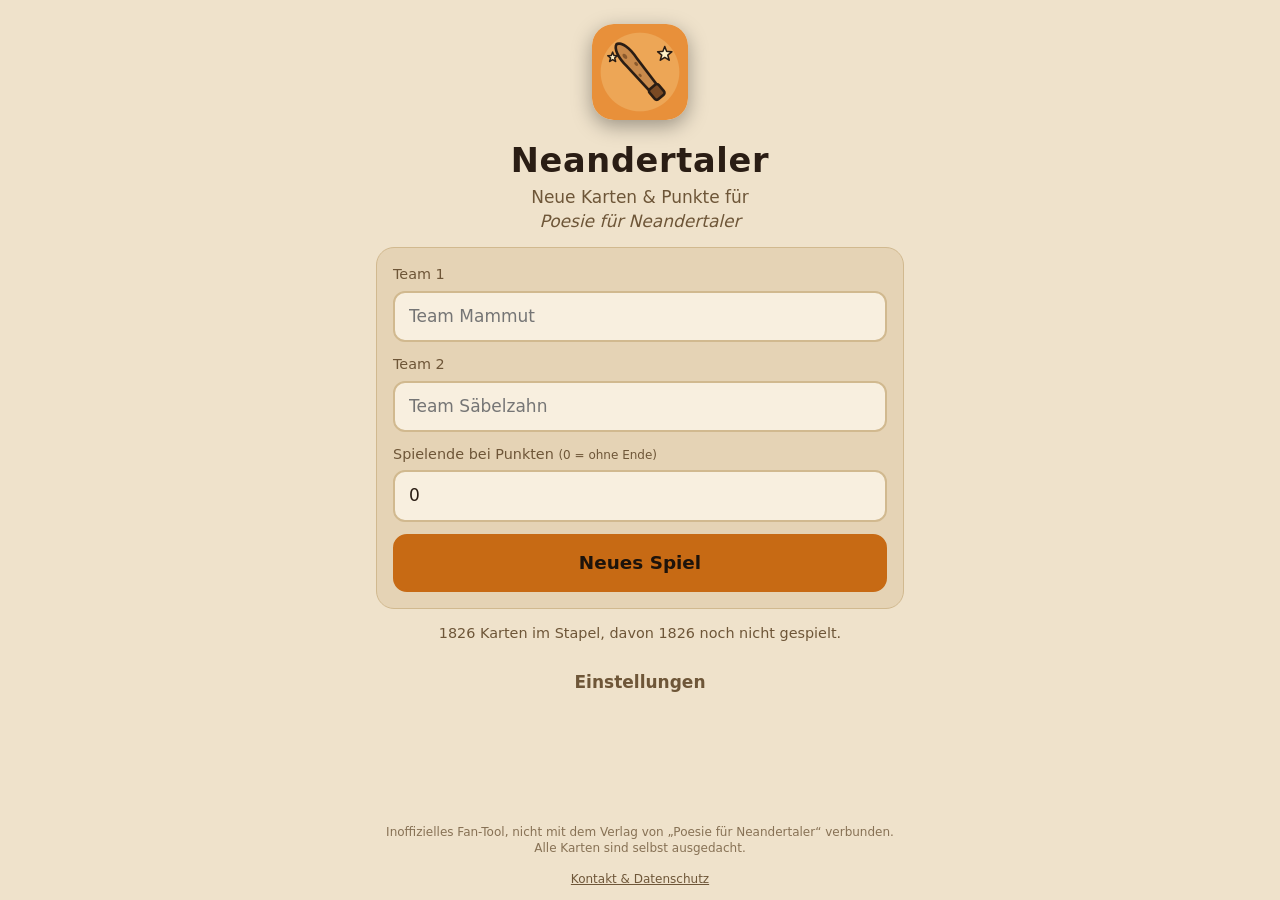
<file: index.html>
<!DOCTYPE html>
<html lang="de">
<head>
<meta charset="utf-8">
<meta name="viewport" content="width=device-width, initial-scale=1, viewport-fit=cover">
<title>Neandertaler</title>
<meta name="robots" content="noindex, nofollow">
<meta name="description" content="Zusatzkarten, Rundentimer und Punktezähler für „Poesie für Neandertaler“ – offlinefähige PWA.">
<meta name="theme-color" content="#2a1d14">
<meta name="apple-mobile-web-app-capable" content="yes">
<meta name="mobile-web-app-capable" content="yes">
<meta name="apple-mobile-web-app-status-bar-style" content="black-translucent">
<meta name="apple-mobile-web-app-title" content="Neandertaler">
<link rel="manifest" href="manifest.webmanifest">
<link rel="icon" href="icons/icon-192.png" sizes="192x192">
<link rel="apple-touch-icon" href="icons/apple-touch-icon.png">
<link rel="stylesheet" href="css/style.css">
</head>
<body>

<!-- Start: Teams benennen, Spiel beginnen oder fortsetzen -->
<section id="viewSetup" class="view">
  <header class="hero">
    <img src="icons/icon-192.png" alt="" class="hero-icon" width="96" height="96">
    <h1>Neandertaler</h1>
    <p class="sub">Neue Karten &amp; Punkte für<br><em>Poesie für Neandertaler</em></p>
  </header>

  <form id="setupForm" class="panel" autocomplete="off">
    <label class="field">
      <span>Team 1</span>
      <input id="team0" maxlength="24" placeholder="Team Mammut">
    </label>
    <label class="field">
      <span>Team 2</span>
      <input id="team1" maxlength="24" placeholder="Team Säbelzahn">
    </label>
    <label class="field">
      <span>Spielende bei Punkten <small>(0 = ohne Ende)</small></span>
      <input id="target" type="number" inputmode="numeric" min="0" max="999" step="1" value="0">
    </label>
    <button type="submit" class="btn btn-primary btn-big">Neues Spiel</button>
    <button type="button" id="btnResume" class="btn btn-big" hidden>Spiel fortsetzen</button>
  </form>

  <p class="deck-info" id="deckInfo">Karten werden geladen …</p>
  <button type="button" class="btn btn-ghost" data-open-settings>Einstellungen</button>

  <p class="disclaimer">Inoffizielles Fan-Tool, nicht mit dem Verlag von
    „Poesie für Neandertaler“ verbunden. Alle Karten sind selbst ausgedacht.</p>
  <p class="legal-links"><a href="kontakt.html">Kontakt &amp; Datenschutz</a></p>
</section>

<!-- Spiel -->
<section id="viewGame" class="view" hidden>
  <header class="scoreboard">
    <button type="button" class="team" id="score0" data-team="0">
      <span class="team-name"></span><span class="team-score">0</span>
    </button>
    <button type="button" class="team" id="score1" data-team="1">
      <span class="team-name"></span><span class="team-score">0</span>
    </button>
  </header>

  <div class="timer" id="timer">
    <div class="timer-bar"><div class="timer-fill" id="timerFill"></div></div>
    <output class="timer-text" id="timerText">1:30</output>
  </div>

  <!-- Vor dem Zug -->
  <div class="stage" id="stageReady">
    <p class="turn-label">Zug <span id="turnNo">1</span></p>
    <h2 class="up-next"><span id="readyTeam"></span> ist dran</h2>
    <p class="hint">Nur die Poetin oder der Poet schaut aufs Handy.<br>
      Das andere Team hält die Keule bereit.</p>
    <button type="button" class="btn btn-primary btn-huge" id="btnStartTurn">Zug starten</button>
  </div>

  <!-- Während des Zugs -->
  <div class="stage" id="stagePlay" hidden>
    <article class="card" id="card">
      <div class="card-row card-one">
        <span class="pts">1</span><span class="word" id="cardOne"></span>
      </div>
      <div class="card-row card-three">
        <span class="pts">3</span><span class="word" id="cardThree"></span>
      </div>
      <span class="card-cat" id="cardCat"></span>
    </article>

    <div class="actions">
      <button type="button" class="btn btn-ok" id="btnOne">+1<small>Wort</small></button>
      <button type="button" class="btn btn-ok btn-three" id="btnThree">+3<small>Begriff</small></button>
      <button type="button" class="btn btn-bonk" id="btnBonk">Bonk!<small id="bonkHint">−1</small></button>
      <button type="button" class="btn" id="btnSkip">Überspringen<small id="skipHint">−1</small></button>
    </div>
    <div class="subactions">
      <button type="button" class="btn btn-ghost" id="btnUndo">↶ Rückgängig</button>
      <button type="button" class="btn btn-ghost" id="btnPause">❚❚ Pause</button>
    </div>
  </div>

  <!-- Pause -->
  <div class="stage" id="stagePause" hidden>
    <h2 class="up-next">Pause</h2>
    <p class="hint">Die Karte ist verdeckt.</p>
    <button type="button" class="btn btn-primary btn-huge" id="btnResumeTurn">Weiter</button>
    <button type="button" class="btn btn-ghost" id="btnEndTurn">Zug jetzt beenden</button>
  </div>

  <!-- Nach dem Zug -->
  <div class="stage" id="stageSummary" hidden>
    <h2 class="up-next">Zeit um!</h2>
    <p class="turn-points" id="turnPoints"></p>
    <ul class="summary" id="summaryList"></ul>
    <button type="button" class="btn btn-primary btn-huge" id="btnNextTeam">Nächstes Team</button>
    <button type="button" class="btn btn-ghost" id="btnUndoSummary">↶ Letzte Karte korrigieren</button>
  </div>

  <!-- Spielende -->
  <div class="stage" id="stageOver" hidden>
    <p class="turn-label">Spielende</p>
    <h2 class="up-next" id="winner"></h2>
    <p class="final" id="finalScore"></p>
    <button type="button" class="btn btn-primary btn-huge" id="btnNewGame">Neues Spiel</button>
    <button type="button" class="btn btn-ghost" id="btnContinue">Doch weiterspielen</button>
  </div>

  <footer class="gamebar">
    <button type="button" class="btn btn-ghost" id="btnMenu">☰ Menü</button>
    <span class="deck-left" id="deckLeft"></span>
    <button type="button" class="btn btn-ghost" data-open-settings>⚙</button>
  </footer>
</section>

<!-- Punkte korrigieren -->
<dialog id="dlgScore" class="sheet">
  <form method="dialog">
    <h3 id="dlgScoreTitle">Punkte</h3>
    <div class="adjust">
      <button type="button" class="btn btn-round" data-delta="-1">−1</button>
      <output id="dlgScoreValue" class="adjust-value">0</output>
      <button type="button" class="btn btn-round" data-delta="1">+1</button>
    </div>
    <button class="btn btn-primary">Fertig</button>
  </form>
</dialog>

<!-- Menü -->
<dialog id="dlgMenu" class="sheet">
  <form method="dialog">
    <h3>Menü</h3>
    <button type="button" class="btn" id="menuSwitch">Anderes Team ist dran</button>
    <button type="button" class="btn" id="menuFinish">Spiel beenden &amp; Sieger zeigen</button>
    <button type="button" class="btn" id="menuHome">Zum Startbildschirm</button>
    <button class="btn btn-ghost">Schließen</button>
  </form>
</dialog>

<!-- Einstellungen -->
<dialog id="dlgSettings" class="sheet">
  <form method="dialog" id="settingsForm">
    <h3>Einstellungen</h3>

    <label class="field">
      <span>Zeit pro Zug: <output id="timerOut">90</output> s</span>
      <input type="range" id="setTimer" min="30" max="180" step="10" value="90">
    </label>

    <fieldset class="field">
      <legend>Bonk &amp; Überspringen</legend>
      <label class="radio"><input type="radio" name="penalty" value="minus" checked> −1 fürs aktive Team</label>
      <label class="radio"><input type="radio" name="penalty" value="other"> +1 fürs andere Team</label>
      <label class="radio"><input type="radio" name="penalty" value="none"> keine Wertung</label>
    </fieldset>

    <label class="radio switch"><input type="checkbox" id="setSound" checked> Ton &amp; Vibration am Zugende</label>

    <fieldset class="field">
      <legend>Kategorien</legend>
      <div id="catList" class="cats"></div>
    </fieldset>

    <button type="button" class="btn" id="btnResetSeen">Gespielte Karten zurücksetzen</button>
    <p class="small" id="seenInfo"></p>

    <button class="btn btn-primary">Fertig</button>
    <p class="small version">Version <span id="appVersion"></span></p>
  </form>
</dialog>

<div class="toast" id="toast" hidden><span id="toastText"></span><button type="button" id="toastAction" class="btn btn-ghost" hidden></button></div>

<script src="js/deck.js"></script>
<script src="js/app.js"></script>
</body>
</html>
</file>
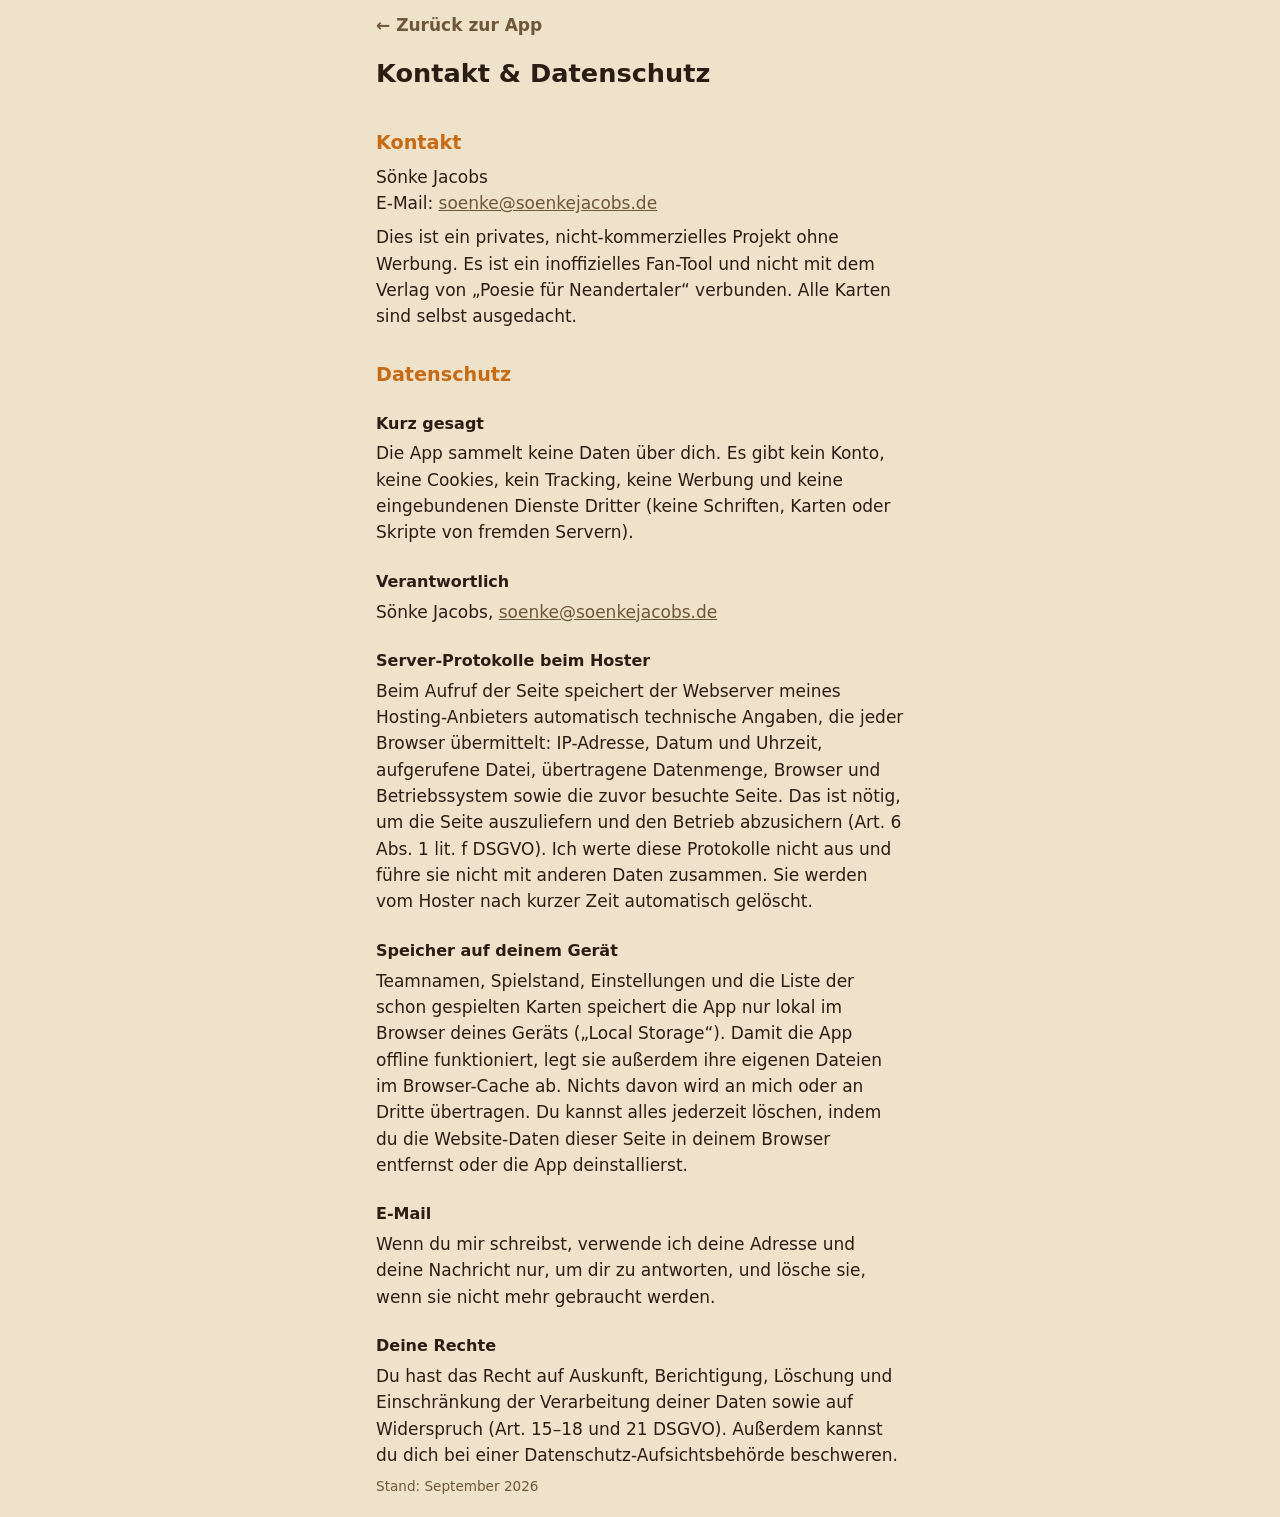
<file: kontakt.html>
<!DOCTYPE html>
<html lang="de">
<head>
<meta charset="utf-8">
<meta name="viewport" content="width=device-width, initial-scale=1, viewport-fit=cover">
<meta name="robots" content="noindex, nofollow">
<title>Kontakt &amp; Datenschutz – Neandertaler</title>
<meta name="theme-color" content="#2a1d14">
<link rel="icon" href="icons/icon-192.png" sizes="192x192">
<link rel="stylesheet" href="css/style.css">
</head>
<body>
<main class="view legal">
  <p><a href="./" class="back">← Zurück zur App</a></p>

  <h1>Kontakt &amp; Datenschutz</h1>

  <h2>Kontakt</h2>
  <p>Sönke Jacobs<br>
    E-Mail: <a href="mailto:soenke@soenkejacobs.de">soenke@soenkejacobs.de</a></p>
  <p>Dies ist ein privates, nicht-kommerzielles Projekt ohne Werbung. Es ist ein
    inoffizielles Fan-Tool und nicht mit dem Verlag von „Poesie für Neandertaler“
    verbunden. Alle Karten sind selbst ausgedacht.</p>

  <h2>Datenschutz</h2>

  <h3>Kurz gesagt</h3>
  <p>Die App sammelt keine Daten über dich. Es gibt kein Konto, keine Cookies,
    kein Tracking, keine Werbung und keine eingebundenen Dienste Dritter
    (keine Schriften, Karten oder Skripte von fremden Servern).</p>

  <h3>Verantwortlich</h3>
  <p>Sönke Jacobs, <a href="mailto:soenke@soenkejacobs.de">soenke@soenkejacobs.de</a></p>

  <h3>Server-Protokolle beim Hoster</h3>
  <p>Beim Aufruf der Seite speichert der Webserver meines Hosting-Anbieters
    automatisch technische Angaben, die jeder Browser übermittelt: IP-Adresse,
    Datum und Uhrzeit, aufgerufene Datei, übertragene Datenmenge, Browser und
    Betriebssystem sowie die zuvor besuchte Seite. Das ist nötig, um die Seite
    auszuliefern und den Betrieb abzusichern (Art. 6 Abs. 1 lit. f DSGVO).
    Ich werte diese Protokolle nicht aus und führe sie nicht mit anderen Daten
    zusammen. Sie werden vom Hoster nach kurzer Zeit automatisch gelöscht.</p>

  <h3>Speicher auf deinem Gerät</h3>
  <p>Teamnamen, Spielstand, Einstellungen und die Liste der schon gespielten
    Karten speichert die App nur lokal im Browser deines Geräts
    („Local Storage“). Damit die App offline funktioniert, legt sie außerdem
    ihre eigenen Dateien im Browser-Cache ab. Nichts davon wird an mich oder an
    Dritte übertragen. Du kannst alles jederzeit löschen, indem du die
    Website-Daten dieser Seite in deinem Browser entfernst oder die App
    deinstallierst.</p>

  <h3>E-Mail</h3>
  <p>Wenn du mir schreibst, verwende ich deine Adresse und deine Nachricht nur,
    um dir zu antworten, und lösche sie, wenn sie nicht mehr gebraucht werden.</p>

  <h3>Deine Rechte</h3>
  <p>Du hast das Recht auf Auskunft, Berichtigung, Löschung und Einschränkung
    der Verarbeitung deiner Daten sowie auf Widerspruch
    (Art. 15–18 und 21 DSGVO). Außerdem kannst du dich bei einer
    Datenschutz-Aufsichtsbehörde beschweren.</p>

  <p class="small">Stand: September 2026</p>
</main>
</body>
</html>
</file>
<file: css/style.css>
/* Neandertaler – mobile first, eine Hand, große Tippflächen. */

:root {
  --bg: #2a1d14;
  --bg-2: #3a2a1d;
  --panel: #45331f;
  --line: #5e4730;
  --text: #f6ead7;
  --muted: #c4ae8e;
  --card: #f3e3c3;
  --card-ink: #2a1d14;
  --card-line: #c9ad7d;
  --team0: #e8903a;
  --team1: #58b39b;
  --ok: #6fbf5a;
  --bad: #d9573f;
  --accent: var(--team0);
  --radius: 18px;
  --safe-b: env(safe-area-inset-bottom, 0px);
  --safe-t: env(safe-area-inset-top, 0px);
  color-scheme: dark;
}

@media (prefers-color-scheme: light) {
  :root {
    --bg: #efe2cb;
    --bg-2: #e5d3b5;
    --panel: #f8efdf;
    --line: #d1b98f;
    --text: #2a1d14;
    --muted: #6e5638;
    --card: #fffaf0;
    --card-line: #d9c29a;
    --team0: #c76a14;
    --team1: #2f8a73;
    --ok: #3e8f2c;
    --bad: #b8402b;
    color-scheme: light;
  }
}

body[data-team="1"] { --accent: var(--team1); }

* { box-sizing: border-box; }

html, body { height: 100%; }

body {
  margin: 0;
  background: var(--bg);
  color: var(--text);
  font: 17px/1.4 system-ui, -apple-system, "Segoe UI", Roboto, sans-serif;
  -webkit-tap-highlight-color: transparent;
  overscroll-behavior: none;
}

.view {
  min-height: 100dvh;
  max-width: 560px;
  margin: 0 auto;
  padding: calc(12px + var(--safe-t)) 16px calc(12px + var(--safe-b));
  display: flex;
  flex-direction: column;
  gap: 14px;
}
.view[hidden] { display: none; }

/* ------------------------------------------------ Buttons */

.btn {
  appearance: none;
  border: 2px solid var(--line);
  background: var(--panel);
  color: var(--text);
  font: inherit;
  font-weight: 600;
  border-radius: 14px;
  padding: 12px 16px;
  min-height: 48px;
  cursor: pointer;
  touch-action: manipulation;
  user-select: none;
  transition: transform .06s ease, filter .15s ease;
}
.btn:active { transform: scale(.97); }
.btn:disabled { opacity: .35; pointer-events: none; }
.btn small { display: block; font-size: .72em; font-weight: 500; opacity: .85; }

.btn-primary {
  background: var(--accent);
  border-color: var(--accent);
  color: #1d130b;
}
.btn-ghost { background: transparent; border-color: transparent; color: var(--muted); }
.btn-big { width: 100%; font-size: 1.15rem; min-height: 58px; }
.btn-huge { width: 100%; font-size: 1.4rem; min-height: 72px; margin-top: auto; }
.btn-round { width: 64px; height: 64px; border-radius: 50%; font-size: 1.3rem; }

/* ------------------------------------------------ Start */

.hero { text-align: center; padding-top: 12px; }
.hero-icon { border-radius: 22px; box-shadow: 0 6px 20px rgb(0 0 0 / .35); }
.hero h1 { margin: 10px 0 2px; font-size: 2.1rem; letter-spacing: .02em; }
.sub { margin: 0; color: var(--muted); }

.panel {
  background: var(--bg-2);
  border: 1px solid var(--line);
  border-radius: var(--radius);
  padding: 16px;
  display: flex;
  flex-direction: column;
  gap: 12px;
}

.field { display: flex; flex-direction: column; gap: 6px; border: 0; padding: 0; margin: 0; }
.field > span, .field > legend { font-size: .9rem; color: var(--muted); padding: 0; }
.field input:not([type=range]):not([type=radio]):not([type=checkbox]) {
  font: inherit;
  padding: 12px 14px;
  border-radius: 12px;
  border: 2px solid var(--line);
  background: var(--panel);
  color: var(--text);
  width: 100%;
}
.field input:focus { outline: 2px solid var(--accent); outline-offset: 1px; }
input[type=range] { width: 100%; accent-color: var(--accent); }

.deck-info { text-align: center; color: var(--muted); margin: 0; font-size: .9rem; }
.disclaimer { margin: auto 0 0; padding-top: 8px; text-align: center; color: var(--muted); font-size: .75rem; opacity: .8; }
.legal-links { margin: 0; text-align: center; font-size: .75rem; }
.legal-links a, .legal a { color: var(--muted); }

/* ------------------------------------------------ Kontakt & Datenschutz */

.legal { gap: 0; line-height: 1.55; }
.legal h1 { font-size: 1.6rem; margin: 8px 0 12px; }
.legal h2 { font-size: 1.2rem; margin: 22px 0 6px; color: var(--accent); }
.legal h3 { font-size: 1rem; margin: 16px 0 4px; }
.legal p { margin: 0 0 8px; }
.legal .back { text-decoration: none; font-weight: 600; }

/* ------------------------------------------------ Punktestand */

.scoreboard { display: grid; grid-template-columns: 1fr 1fr; gap: 10px; }

.team {
  appearance: none;
  font: inherit;
  color: var(--text);
  background: var(--bg-2);
  border: 3px solid transparent;
  border-radius: var(--radius);
  padding: 8px 10px;
  display: flex;
  flex-direction: column;
  align-items: center;
  cursor: pointer;
  opacity: .6;
  transition: opacity .2s, border-color .2s;
}
.team.active { opacity: 1; }
#score0.active { border-color: var(--team0); }
#score1.active { border-color: var(--team1); }
.team-name { font-size: .85rem; max-width: 100%; overflow: hidden; text-overflow: ellipsis; white-space: nowrap; }
.team-score { font-size: 2.2rem; font-weight: 800; line-height: 1.1; font-variant-numeric: tabular-nums; }
#score0 .team-score { color: var(--team0); }
#score1 .team-score { color: var(--team1); }

/* ------------------------------------------------ Timer */

.timer { display: flex; align-items: center; gap: 12px; }
.timer[hidden] { display: none; }
.timer-bar { flex: 1; height: 12px; background: var(--bg-2); border-radius: 6px; overflow: hidden; }
.timer-fill {
  height: 100%;
  background: var(--accent);
  transform-origin: left center;
  transition: transform .25s linear;
}
.timer-text { font-size: 1.6rem; font-weight: 800; font-variant-numeric: tabular-nums; min-width: 3.2em; text-align: right; }
.timer.urgent .timer-fill { background: var(--bad); }
.timer.urgent .timer-text { color: var(--bad); animation: pulse 1s steps(2) infinite; }
@keyframes pulse { 50% { opacity: .55; } }

/* ------------------------------------------------ Bühne */

.stage { flex: 1; display: flex; flex-direction: column; gap: 14px; text-align: center; }
.stage[hidden] { display: none; }
.turn-label { margin: 8px 0 0; color: var(--muted); text-transform: uppercase; letter-spacing: .12em; font-size: .8rem; }
.up-next { margin: 0; font-size: 1.8rem; color: var(--accent); }
.hint { color: var(--muted); margin: 0; }

/* ------------------------------------------------ Karte */

.card {
  position: relative;
  background: var(--card);
  color: var(--card-ink);
  border-radius: 22px;
  border: 3px solid var(--card-line);
  box-shadow: 0 10px 30px rgb(0 0 0 / .35);
  padding: 8px 18px 28px;
  display: flex;
  flex-direction: column;
  justify-content: center;
  min-height: 42dvh;
  text-align: left;
}
.card-row { display: flex; align-items: center; gap: 14px; padding: 18px 0; }
.card-one { border-bottom: 2px dashed var(--card-line); }
.pts {
  flex: none;
  width: 44px; height: 44px;
  border-radius: 50%;
  display: grid; place-items: center;
  font-weight: 800; font-size: 1.3rem;
  background: #7a5a36; color: #fff4df;
}
.card-three .pts { background: #b3431f; }
.word { font-size: clamp(1.6rem, 8.5vw, 2.4rem); font-weight: 800; line-height: 1.15; overflow-wrap: anywhere; hyphens: auto; }
.card-three .word { font-size: clamp(1.4rem, 7vw, 2.1rem); }
.card-cat { position: absolute; right: 16px; bottom: 8px; font-size: .75rem; opacity: .55; }

.card.got1 .card-one { opacity: .45; }
.card.got1 .card-one .pts { background: var(--ok); }
.card.got1 .card-three .word { color: #b3431f; }

/* ------------------------------------------------ Aktionen */

.actions { display: grid; grid-template-columns: 1fr 1fr; gap: 10px; margin-top: auto; }
.actions .btn { min-height: 76px; font-size: 1.45rem; font-weight: 800; }
.btn-ok { background: color-mix(in srgb, var(--ok) 25%, var(--panel)); border-color: var(--ok); }
.btn-three { background: color-mix(in srgb, var(--ok) 45%, var(--panel)); }
.btn-bonk { background: color-mix(in srgb, var(--bad) 35%, var(--panel)); border-color: var(--bad); }
.subactions { display: flex; justify-content: space-between; }

/* ------------------------------------------------ Zusammenfassung */

.turn-points { font-size: 1.3rem; font-weight: 700; margin: 0; }
.turn-points[data-sign="minus"] { color: var(--bad); }
.summary { list-style: none; margin: 0; padding: 0; text-align: left; overflow-y: auto; max-height: 45dvh; }
.summary li {
  display: grid;
  grid-template-columns: 3.2em 1fr auto;
  gap: 8px;
  align-items: center;
  padding: 10px 12px;
  border-bottom: 1px solid var(--line);
}
.summary .mark { font-weight: 800; }
.summary .ok .mark { color: var(--ok); }
.summary .bad .mark { color: var(--bad); }
.summary .p { font-variant-numeric: tabular-nums; font-weight: 700; }
.final { font-size: 1.3rem; margin: 0; }

/* ------------------------------------------------ Fußleiste */

.gamebar { display: flex; align-items: center; justify-content: space-between; }
.deck-left { color: var(--muted); font-size: .8rem; }

/* ------------------------------------------------ Dialoge */

.sheet {
  border: 1px solid var(--line);
  border-radius: 22px 22px 0 0;
  background: var(--bg-2);
  color: var(--text);
  padding: 18px 16px calc(18px + var(--safe-b));
  width: 100%;
  max-width: 560px;
  margin: auto auto 0;
  max-height: 90dvh;
}
.sheet::backdrop { background: rgb(0 0 0 / .55); }
.sheet form { display: flex; flex-direction: column; gap: 14px; }
.sheet h3 { margin: 0; font-size: 1.25rem; }

.adjust { display: flex; align-items: center; justify-content: center; gap: 24px; }
.adjust-value { font-size: 2.6rem; font-weight: 800; min-width: 2.5em; text-align: center; font-variant-numeric: tabular-nums; }

.radio { display: flex; align-items: center; gap: 10px; padding: 6px 0; }
.radio input { width: 22px; height: 22px; accent-color: var(--accent); }

.cats { display: flex; flex-wrap: wrap; gap: 6px; }
.chip input { position: absolute; opacity: 0; pointer-events: none; }
.chip span {
  display: inline-block;
  padding: 5px 10px;
  border-radius: 999px;
  border: 2px solid var(--line);
  font-size: .8rem;
  line-height: 1.3;
  color: var(--muted);
}
.chip input:checked + span { background: var(--accent); border-color: var(--accent); color: #1d130b; font-weight: 600; }
.chip input:focus-visible + span { outline: 2px solid var(--text); }
.small { font-size: .85rem; color: var(--muted); margin: -6px 0 0; }
.version { text-align: center; margin: 0; }

/* ------------------------------------------------ Toast */

.toast {
  position: fixed;
  left: 50%;
  bottom: calc(20px + var(--safe-b));
  transform: translateX(-50%);
  width: min(92vw, 520px);
  background: var(--text);
  color: var(--bg);
  border-radius: 14px;
  padding: 10px 14px;
  display: flex;
  align-items: center;
  justify-content: space-between;
  gap: 10px;
  box-shadow: 0 8px 24px rgb(0 0 0 / .4);
  z-index: 10;
}
.toast[hidden] { display: none; }
.toast .btn { color: var(--accent); min-height: 40px; padding: 6px 10px; }

@media (min-height: 800px) {
  .card { min-height: 46dvh; }
}
</file>
